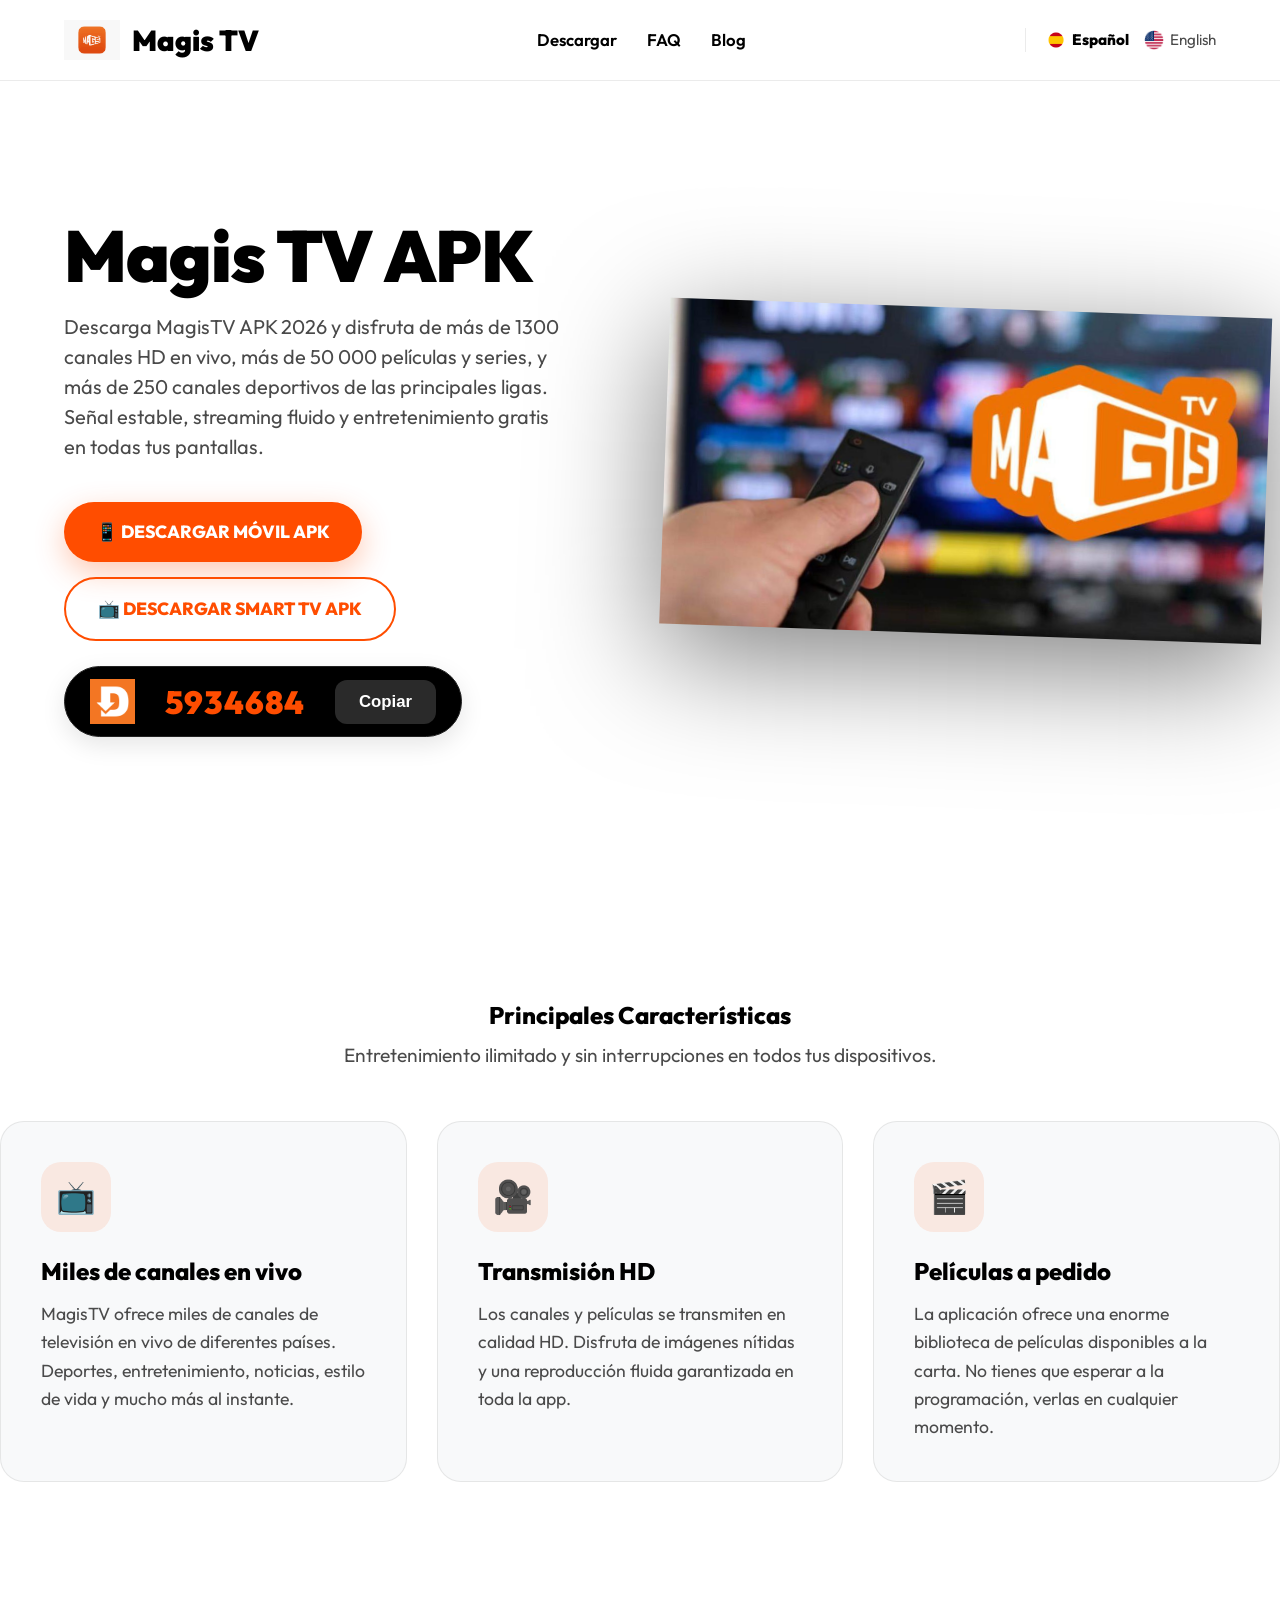
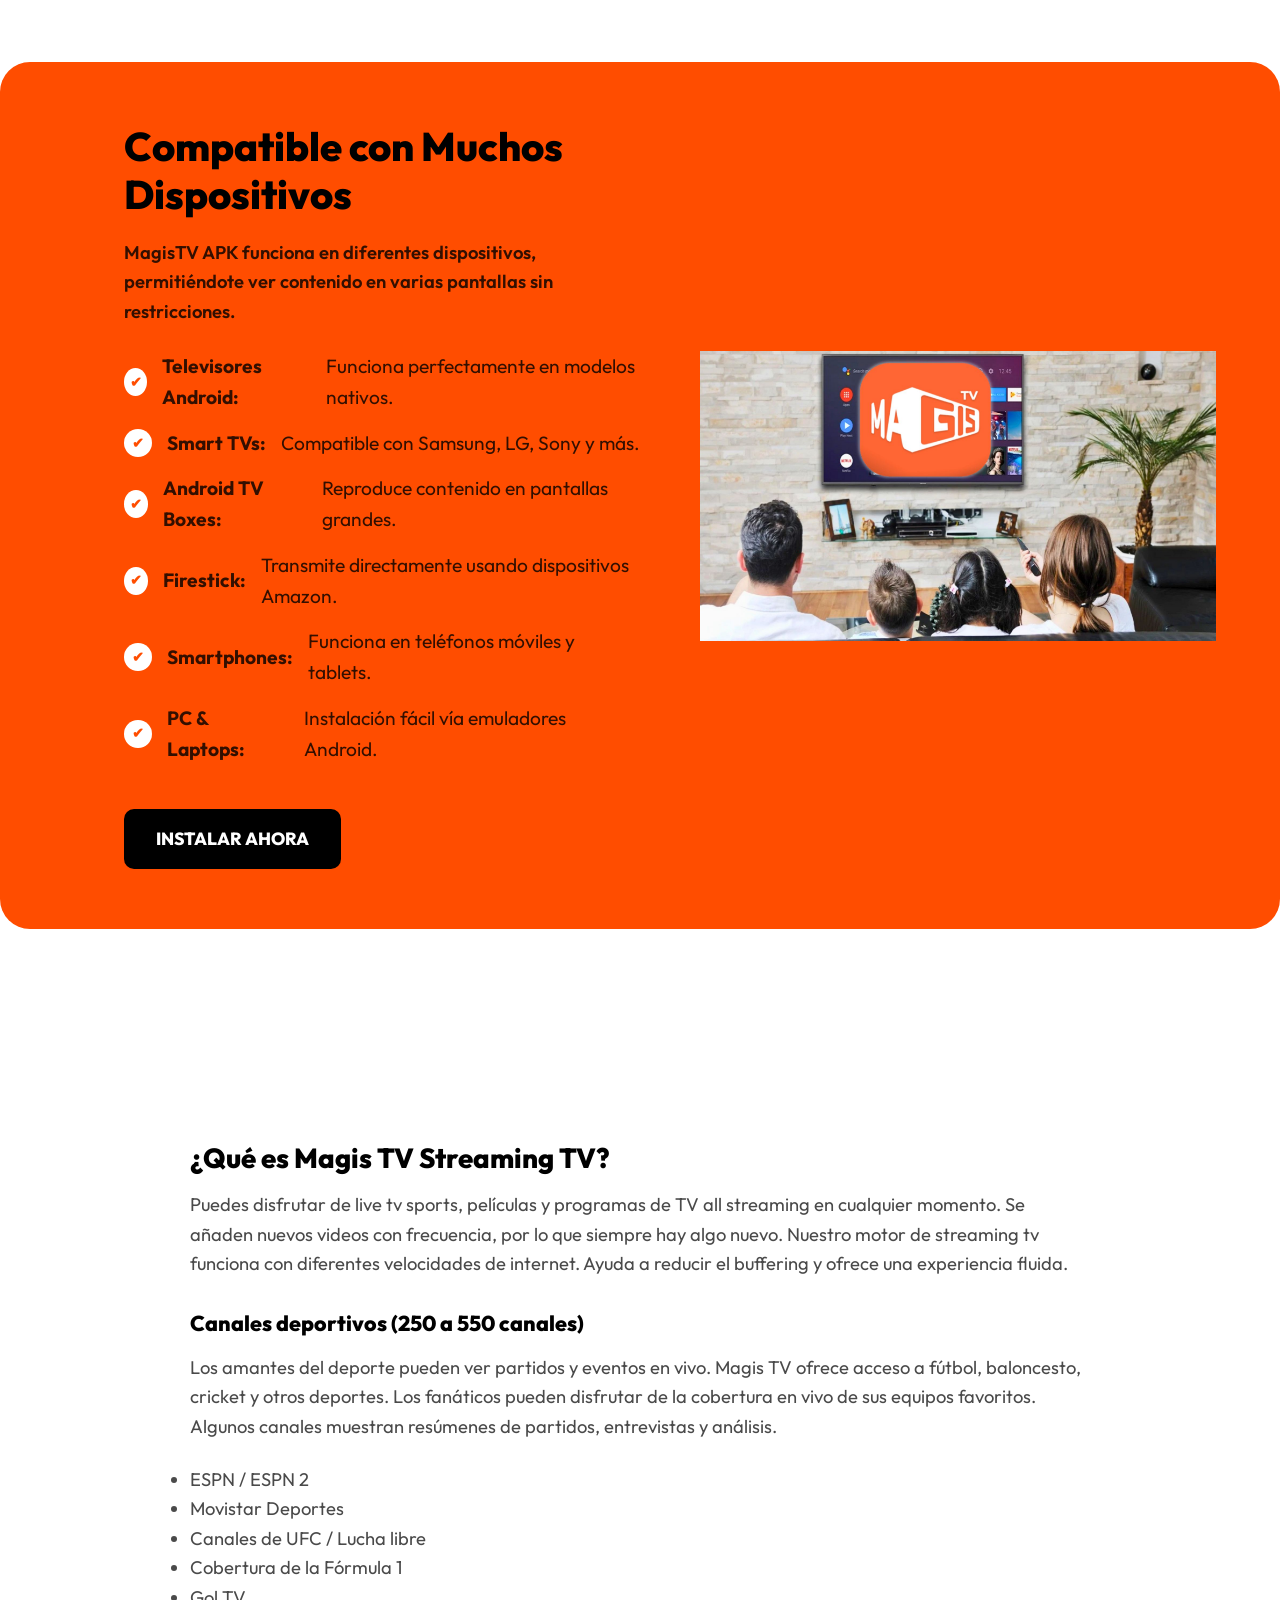
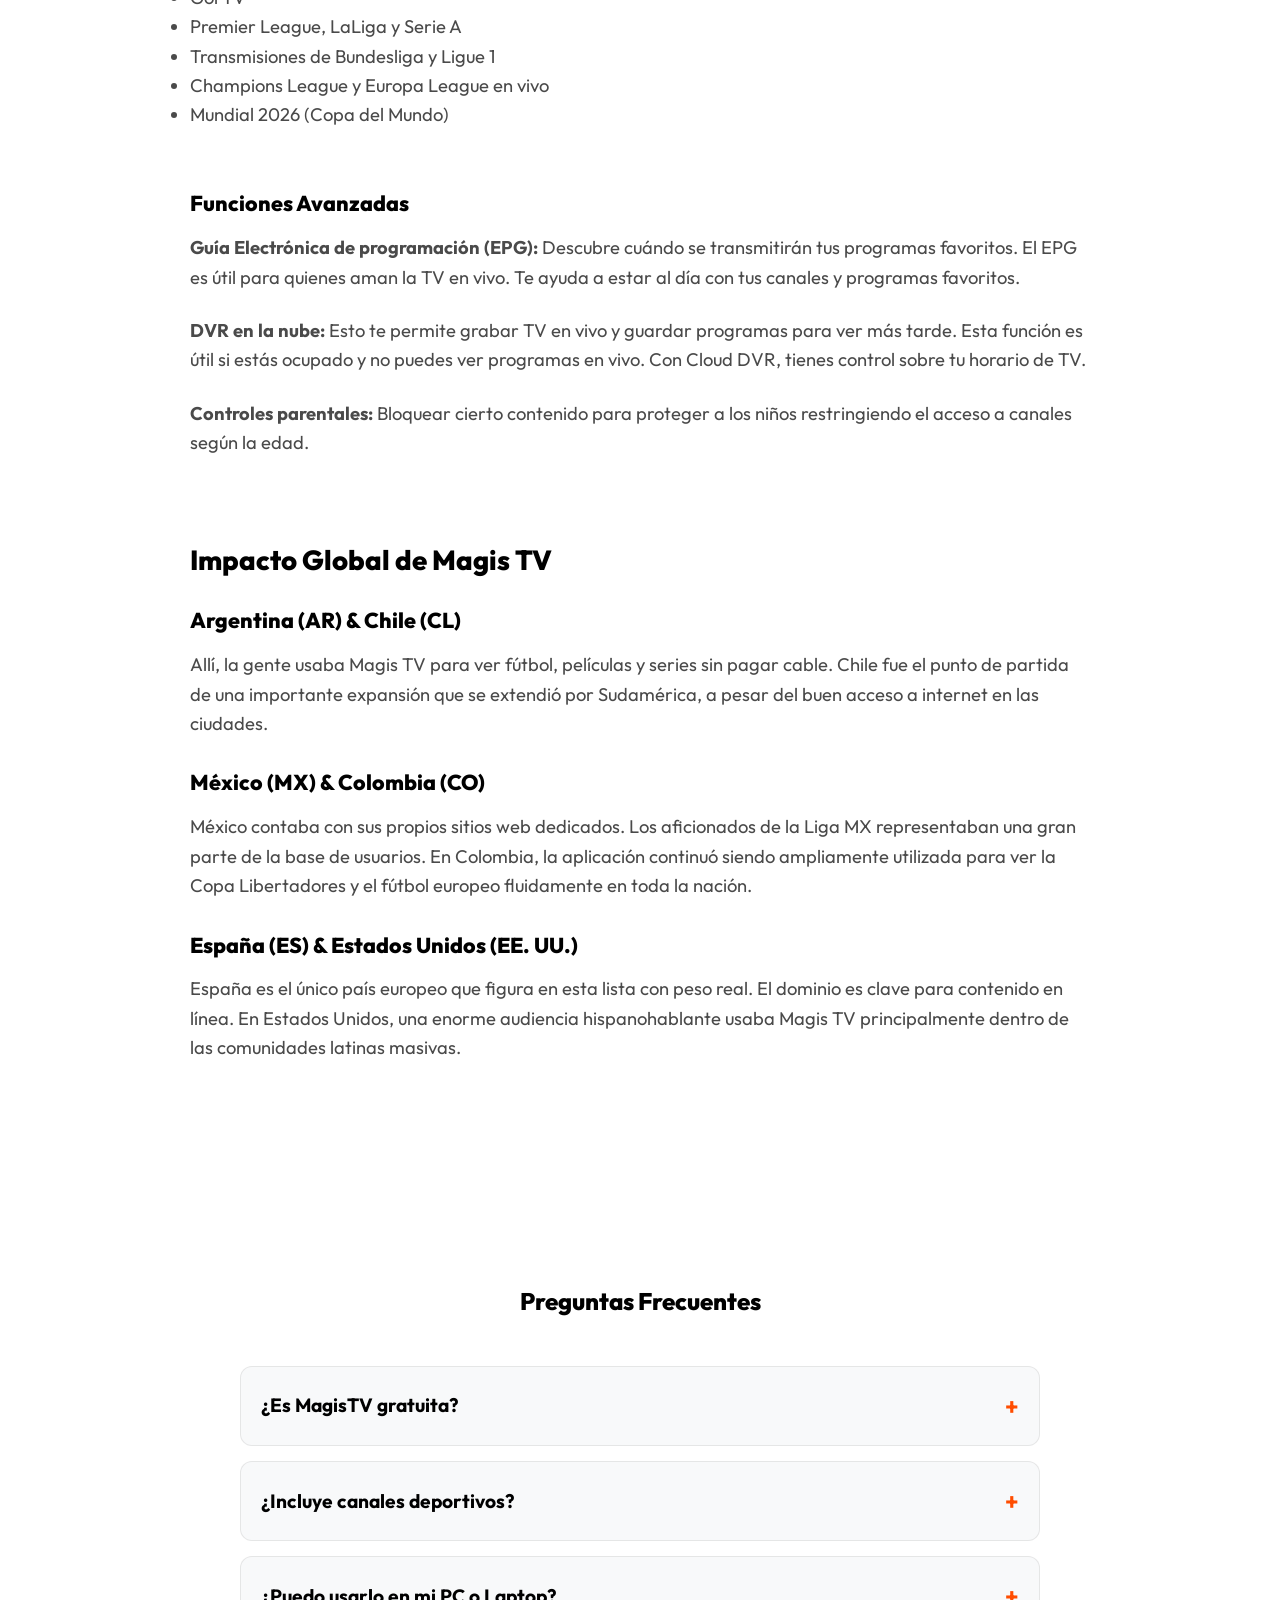
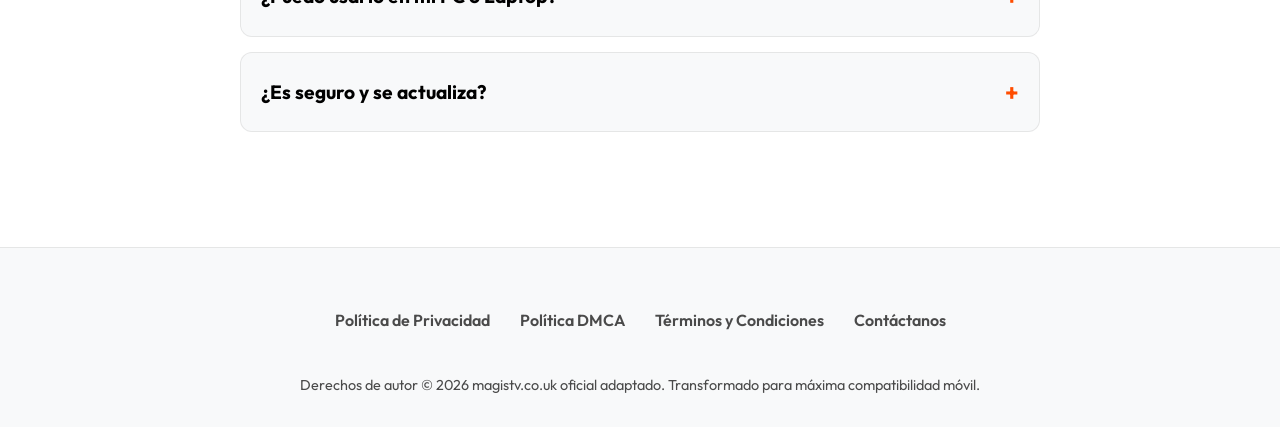
<file: index.html>
<!DOCTYPE html>
<html lang="es">
<head>
    <meta charset="UTF-8">
    <meta name="viewport" content="width=device-width, initial-scale=1.0">
    
    <title>Magis TV APK 2026 | Streaming TV & Live TV Sports All Streaming</title>
    <meta name="title" content="Magis TV APK 2026 | Streaming TV & Live TV Sports All Streaming">
    <meta name="description" content="Descarga Magis TV APK oficial. El mejor servicio de streaming TV con más de 1500 canales, live tv sports incluyendo Premier League, LaLiga, Champions League y Mundial 2026, y películas all streaming completamente gratis.">
    <meta name="keywords" content="magistv, magis tv, descargar magis tv, magis tv apk, magis tv oficial, streaming tv, live tv sports, all streaming, deportes en vivo, premier league, laliga, bundesliga, serie a, ligue 1, champions league, europa league, mundial 2026">
    
    <link rel="canonical" href="https://magistv.co.uk/">
    <link rel="sitemap" type="application/xml" title="Sitemap" href="/sitemap.xml">

    <link href="https://fonts.googleapis.com/css2?family=Outfit:wght@400;600;800;900&display=swap" rel="stylesheet">
    <link rel="stylesheet" href="./style.css">
</head>
<body>

    <header class="header">
        <div class="container header-container">
            <a href="#" class="logo">
                <img src="./magislogo.png" alt="Magis TV Logo"> Magis TV
            </a>
            
            <nav class="nav">
                <a href="#descargar">Descargar</a>
                <a href="#faq">FAQ</a>
                <a href="#blog">Blog</a>
            </nav>

            <div class="nav-actions">
                <div class="lang-selector">
                    <a href="index.html" class="active">
                        <img src="./es.webp" alt="ES" class="lang-flag"> Español
                    </a>
                    <a href="en.html">
                        <img src="./us.png" alt="EN" class="lang-flag"> English
                    </a>
                </div>
            </div>
        </div>
    </header>

    <main>
        <!-- HERO SECTION -->
        <section class="hero" id="descargar">
            <div class="container hero-container">
                <div class="hero-content">
                    <h1 class="hero-title">Magis TV APK</h1>
                    <p class="hero-desc">Descarga MagisTV APK 2026 y disfruta de más de 1300 canales HD en vivo, más de 50 000 películas y series, y más de 250 canales deportivos de las principales ligas. Señal estable, streaming fluido y entretenimiento gratis en todas tus pantallas.</p>
                    
                    <div style="display: flex; gap: 15px; flex-wrap: wrap; margin-bottom: 25px;">
                        <a href="https://xupertv.us/assets/xuper_global.apk" class="btn btn-primary" target="_blank" rel="noopener">
                            📱 DESCARGAR MÓVIL APK
                        </a>
                        <a href="https://xupertv.us/assets/xuper_global.apk" class="btn btn-outline" style="border-color: var(--primary); color: var(--primary);" target="_blank" rel="noopener">
                            📺 DESCARGAR SMART TV APK
                        </a>
                    </div>

                    <div class="dl-card">
                        <img src="./downloader.webp" alt="Downloader">
                        <span class="dl-code">5934684</span>
                        <button class="dl-copy-btn" onclick="navigator.clipboard.writeText('5934684'); this.innerText='¡Copiado!'; setTimeout(()=>this.innerText='Copiar', 2000);">Copiar</button>
                    </div>
                </div>
                
                <div class="hero-image-wrapper">
                    <img src="./magis2.jpg" alt="MagisTV App Preview">
                </div>
            </div>
        </section>

        <!-- FEATURES GRID -->
        <section class="section container" id="blog">
            <div class="text-center" style="margin-bottom: 50px;">
                <h2>Principales Características</h2>
                <p style="color:var(--text-muted); font-size:1.2rem; margin-top:10px;">Entretenimiento ilimitado y sin interrupciones en todos tus dispositivos.</p>
            </div>
            
            <div class="features-grid">
                <div class="feature-card">
                    <div class="feature-icon-wrapper">📺</div>
                    <h3>Miles de canales en vivo</h3>
                    <p>MagisTV ofrece miles de canales de televisión en vivo de diferentes países. Deportes, entretenimiento, noticias, estilo de vida y mucho más al instante.</p>
                </div>
                <div class="feature-card">
                    <div class="feature-icon-wrapper">🎥</div>
                    <h3>Transmisión HD</h3>
                    <p>Los canales y películas se transmiten en calidad HD. Disfruta de imágenes nítidas y una reproducción fluida garantizada en toda la app.</p>
                </div>
                <div class="feature-card">
                    <div class="feature-icon-wrapper">🎬</div>
                    <h3>Películas a pedido</h3>
                    <p>La aplicación ofrece una enorme biblioteca de películas disponibles a la carta. No tienes que esperar a la programación, verlas en cualquier momento.</p>
                </div>
            </div>
        </section>

        <!-- ORANGE BIG BLOCK -->
        <section class="big-block orange-bg container">
            <div class="bb-content">
                <h2>Compatible con Muchos Dispositivos</h2>
                <p style="margin-bottom: 25px; font-size: 1.15rem; font-weight: 600;">MagisTV APK funciona en diferentes dispositivos, permitiéndote ver contenido en varias pantallas sin restricciones.</p>
                <ul>
                    <li><strong>Televisores Android:</strong> Funciona perfectamente en modelos nativos.</li>
                    <li><strong>Smart TVs:</strong> Compatible con Samsung, LG, Sony y más.</li>
                    <li><strong>Android TV Boxes:</strong> Reproduce contenido en pantallas grandes.</li>
                    <li><strong>Firestick:</strong> Transmite directamente usando dispositivos Amazon.</li>
                    <li><strong>Smartphones:</strong> Funciona en teléfonos móviles y tablets.</li>
                    <li><strong>PC & Laptops:</strong> Instalación fácil vía emuladores Android.</li>
                </ul>
                <a href="https://xupertv.us/assets/xuper_global.apk" class="btn" style="background:#000; color:#fff; border-radius:10px; margin-top: 30px;" target="_blank">INSTALAR AHORA</a>
            </div>
            <div class="bb-image">
                <img src="./magis3.jpg" alt="Dispositivos Compatibles">
            </div>
        </section>

        <!-- MASSIVE SEO CONTENT (Scraped from magistv.icu) -->
        <section class="section container seo-text">
            <h2>¿Qué es Magis TV Streaming TV?</h2>
            <p>Puedes disfrutar de live tv sports, películas y programas de TV all streaming en cualquier momento. Se añaden nuevos videos con frecuencia, por lo que siempre hay algo nuevo. Nuestro motor de streaming tv funciona con diferentes velocidades de internet. Ayuda a reducir el buffering y ofrece una experiencia fluida.</p>
            
            <h3>Canales deportivos (250 a 550 canales)</h3>
            <p>Los amantes del deporte pueden ver partidos y eventos en vivo. Magis TV ofrece acceso a fútbol, baloncesto, cricket y otros deportes. Los fanáticos pueden disfrutar de la cobertura en vivo de sus equipos favoritos. Algunos canales muestran resúmenes de partidos, entrevistas y análisis.</p>
            
            <ul>
                <li>ESPN / ESPN 2</li>
                <li>Movistar Deportes</li>
                <li>Canales de UFC / Lucha libre</li>
                <li>Cobertura de la Fórmula 1</li>
                <li>Gol TV</li>
                <li>Premier League, LaLiga y Serie A</li>
                <li>Transmisiones de Bundesliga y Ligue 1</li>
                <li>Champions League y Europa League en vivo</li>
                <li>Mundial 2026 (Copa del Mundo)</li>
            </ul>

            <br>
            <h3>Funciones Avanzadas</h3>
            <p><strong>Guía Electrónica de programación (EPG):</strong> Descubre cuándo se transmitirán tus programas favoritos. El EPG es útil para quienes aman la TV en vivo. Te ayuda a estar al día con tus canales y programas favoritos.</p>
            <p><strong>DVR en la nube:</strong> Esto te permite grabar TV en vivo y guardar programas para ver más tarde. Esta función es útil si estás ocupado y no puedes ver programas en vivo. Con Cloud DVR, tienes control sobre tu horario de TV.</p>
            <p><strong>Controles parentales:</strong> Bloquear cierto contenido para proteger a los niños restringiendo el acceso a canales según la edad.</p>

            <br>
            <h2>Impacto Global de Magis TV</h2>
            <h3>Argentina (AR) & Chile (CL)</h3>
            <p>Allí, la gente usaba Magis TV para ver fútbol, ​​películas y series sin pagar cable. Chile fue el punto de partida de una importante expansión que se extendió por Sudamérica, a pesar del buen acceso a internet en las ciudades.</p>

            <h3>México (MX) & Colombia (CO)</h3>
            <p>México contaba con sus propios sitios web dedicados. Los aficionados de la Liga MX representaban una gran parte de la base de usuarios. En Colombia, la aplicación continuó siendo ampliamente utilizada para ver la Copa Libertadores y el fútbol europeo fluidamente en toda la nación.</p>
            
            <h3>España (ES) & Estados Unidos (EE. UU.)</h3>
            <p>España es el único país europeo que figura en esta lista con peso real. El dominio es clave para contenido en línea. En Estados Unidos, una enorme audiencia hispanohablante usaba Magis TV principalmente dentro de las comunidades latinas masivas.</p>
        </section>

        <!-- FAQ SECTION -->
        <section class="section container" id="faq">
            <div class="text-center" style="margin-bottom: 50px;">
                <h2>Preguntas Frecuentes</h2>
            </div>
            
            <div class="faq-wrap">
                <details>
                    <summary>¿Es MagisTV gratuita?</summary>
                    <p>Sí, esta última aplicación ofrece una versión gratuita con muchos canales en vivo, eventos deportivos y películas bajo demanda. No existen cargos ocultos para usar la librería core de la aplicación.</p>
                </details>
                <details>
                    <summary>¿Incluye canales deportivos?</summary>
                    <p>Sí, este entretenido centro APK ofrece canales deportivos masivos con partidos en vivo, momentos destacados y noticias deportivas constantes de todas las grandes ligas europeas y latinas.</p>
                </details>
                <details>
                    <summary>¿Puedo usarlo en mi PC o Laptop?</summary>
                    <p>Sí, puedes usar esta aplicación en una computadora. Necesitarás instalar un emulador de Android nativo, como BlueStacks o Nox Player, para instalar directamente el archivo APK descargado desde tu PC o Mac.</p>
                </details>
                <details>
                    <summary>¿Es seguro y se actualiza?</summary>
                    <p>Esta popular aplicación se actualiza con extrema frecuencia para maximizar la seguridad. Estas actualizaciones en vivo ayudan a solucionar problemas, añadir nuevas funciones y optimizar su funcionamiento para redes lentas.</p>
                </details>
            </div>
        </section>
    </main>

    <!-- FOOTER -->
    <footer class="footer">
        <div class="container text-center">
            <div class="footer-nav">
                <a href="#">Política de Privacidad</a>
                <a href="#">Política DMCA</a>
                <a href="#">Términos y Condiciones</a>
                <a href="#">Contáctanos</a>
            </div>
            <p class="footer-legal">Derechos de autor &copy; 2026 magistv.co.uk oficial adaptado. Transformado para máxima compatibilidad móvil.</p>
        </div>
    </footer>

</body>
</html>
</file>
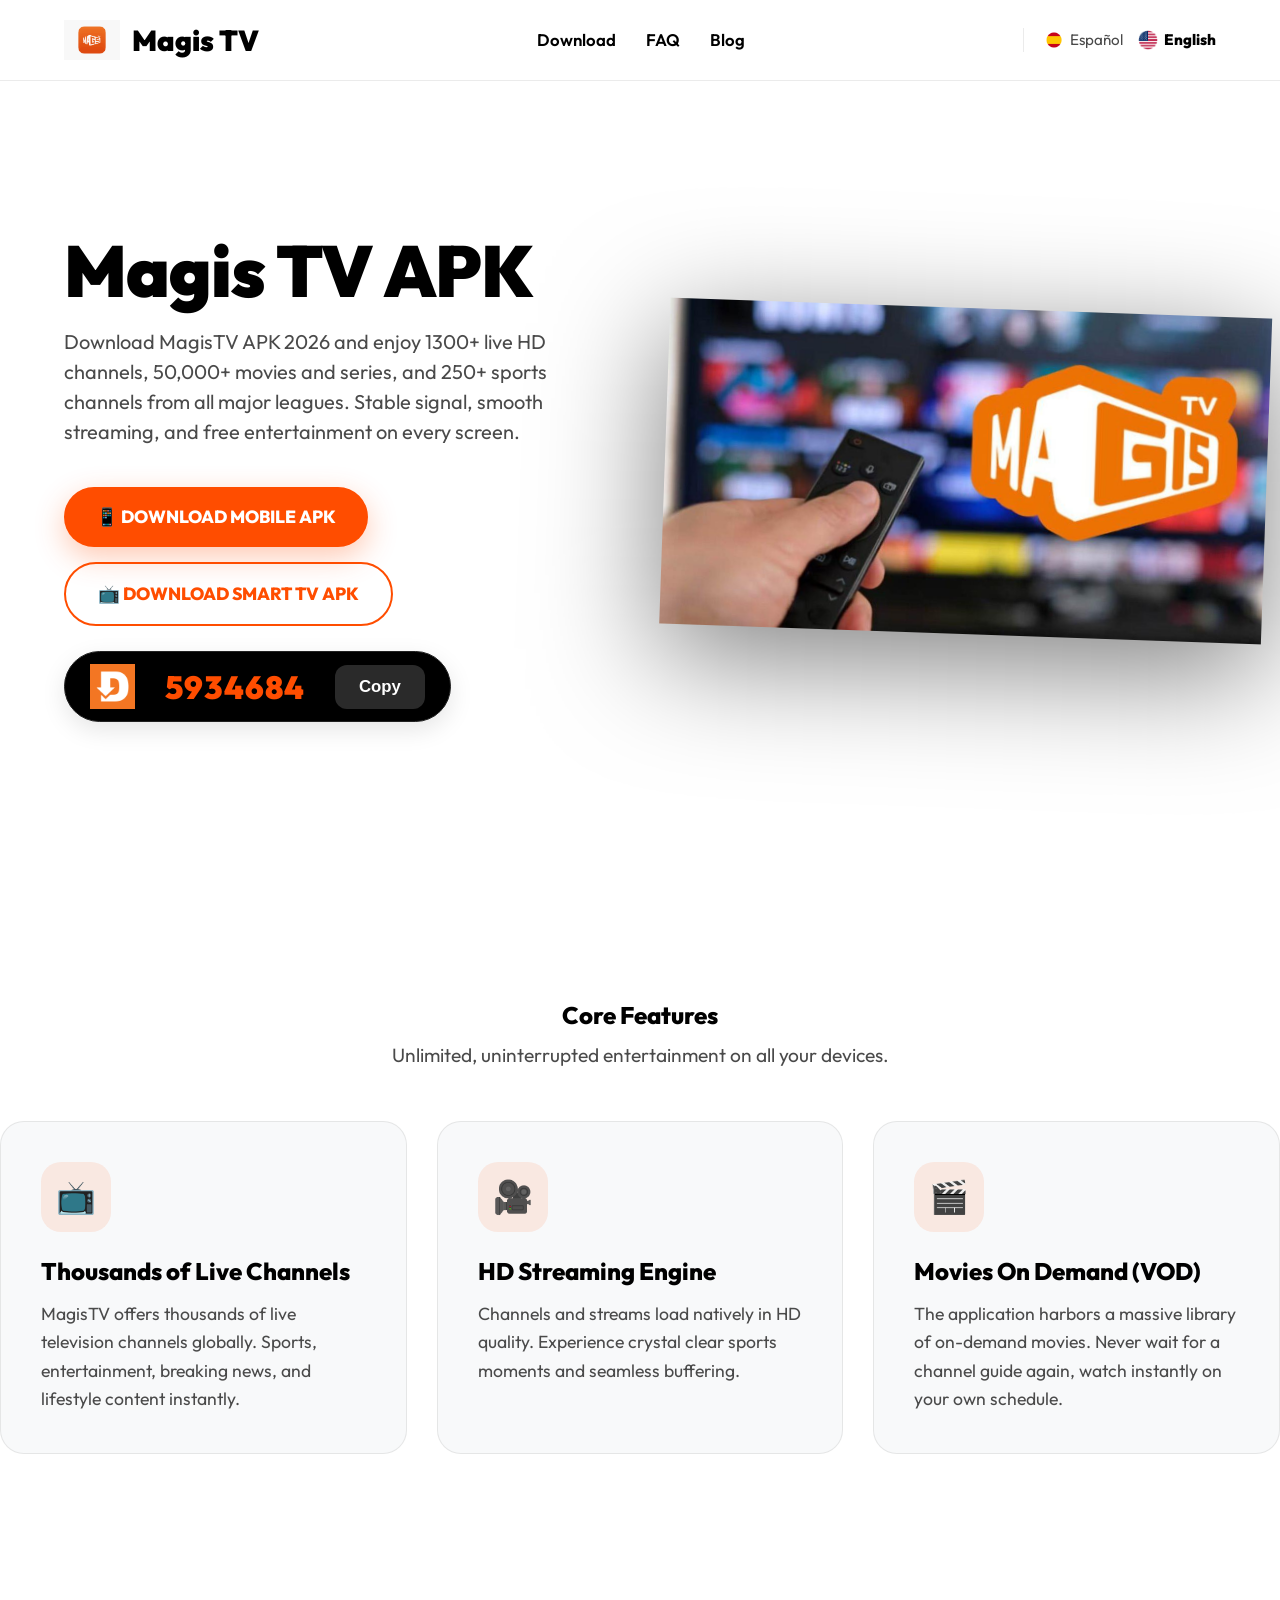
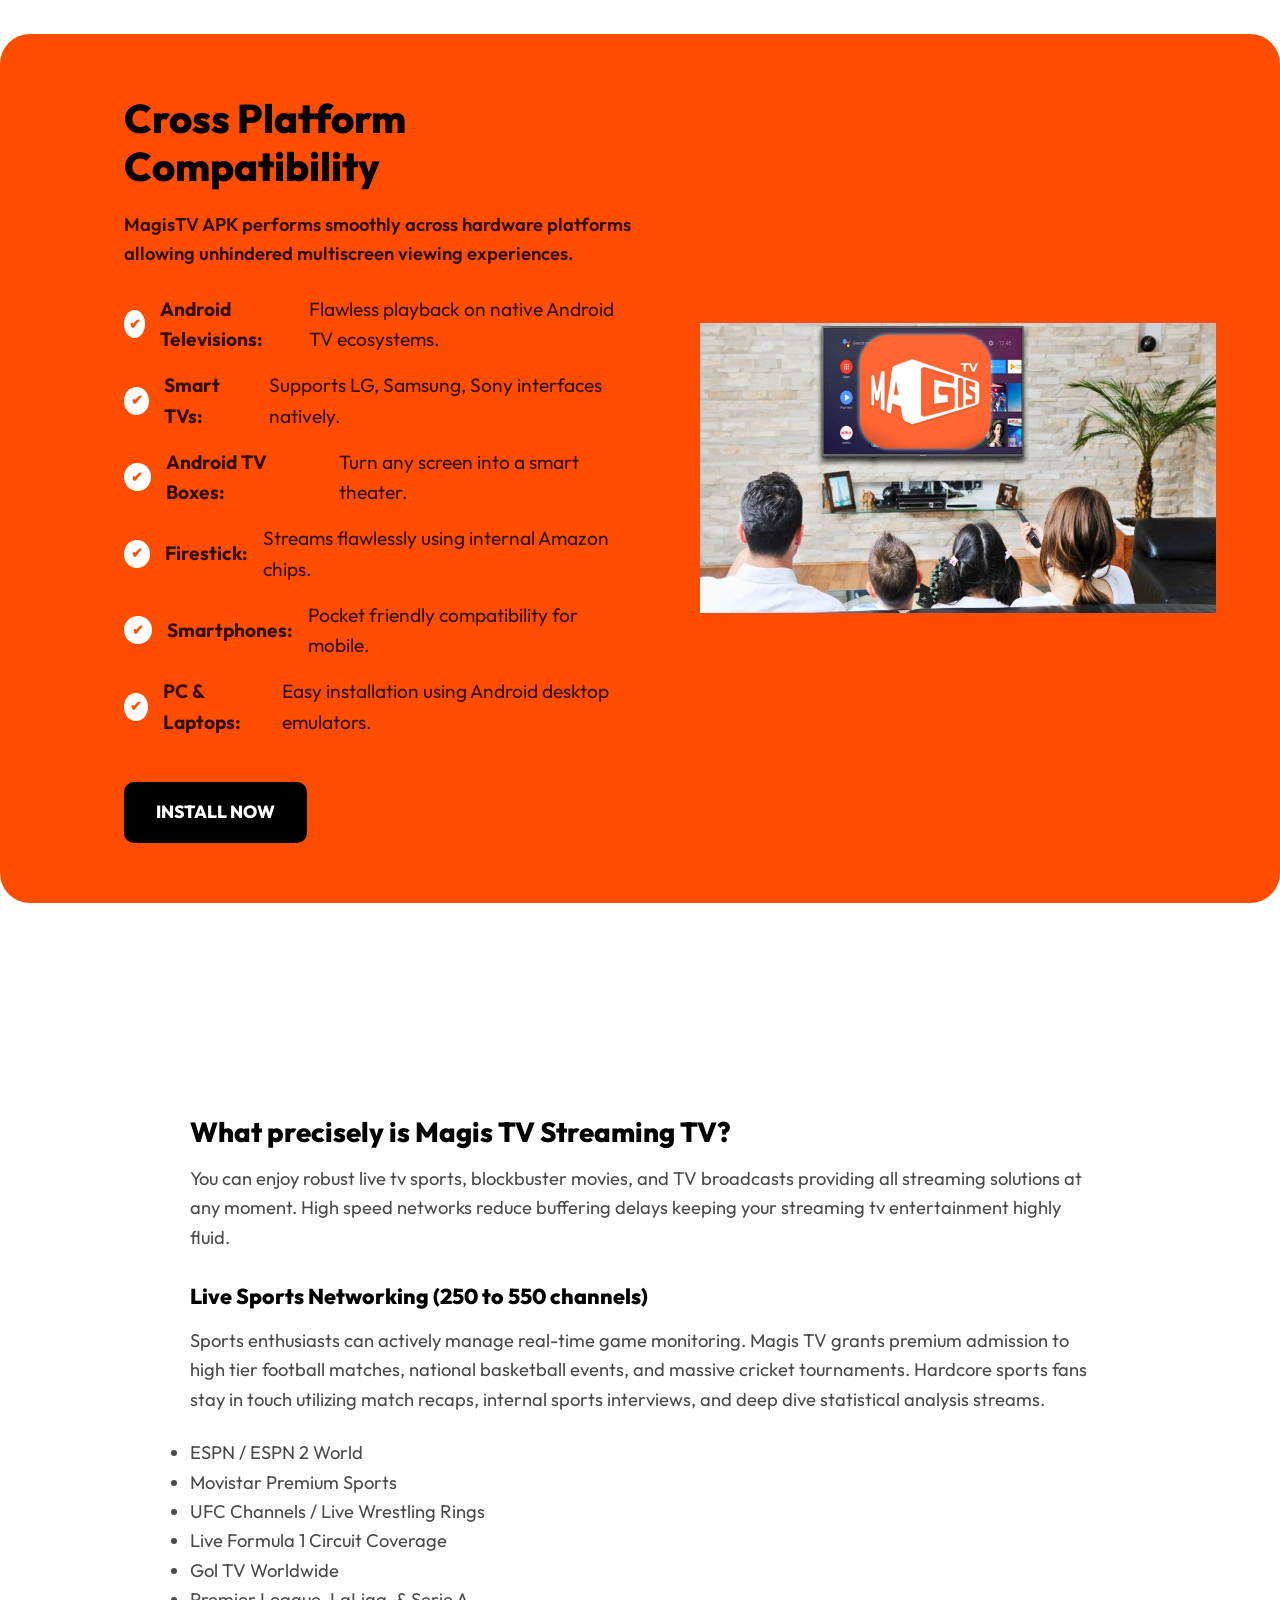
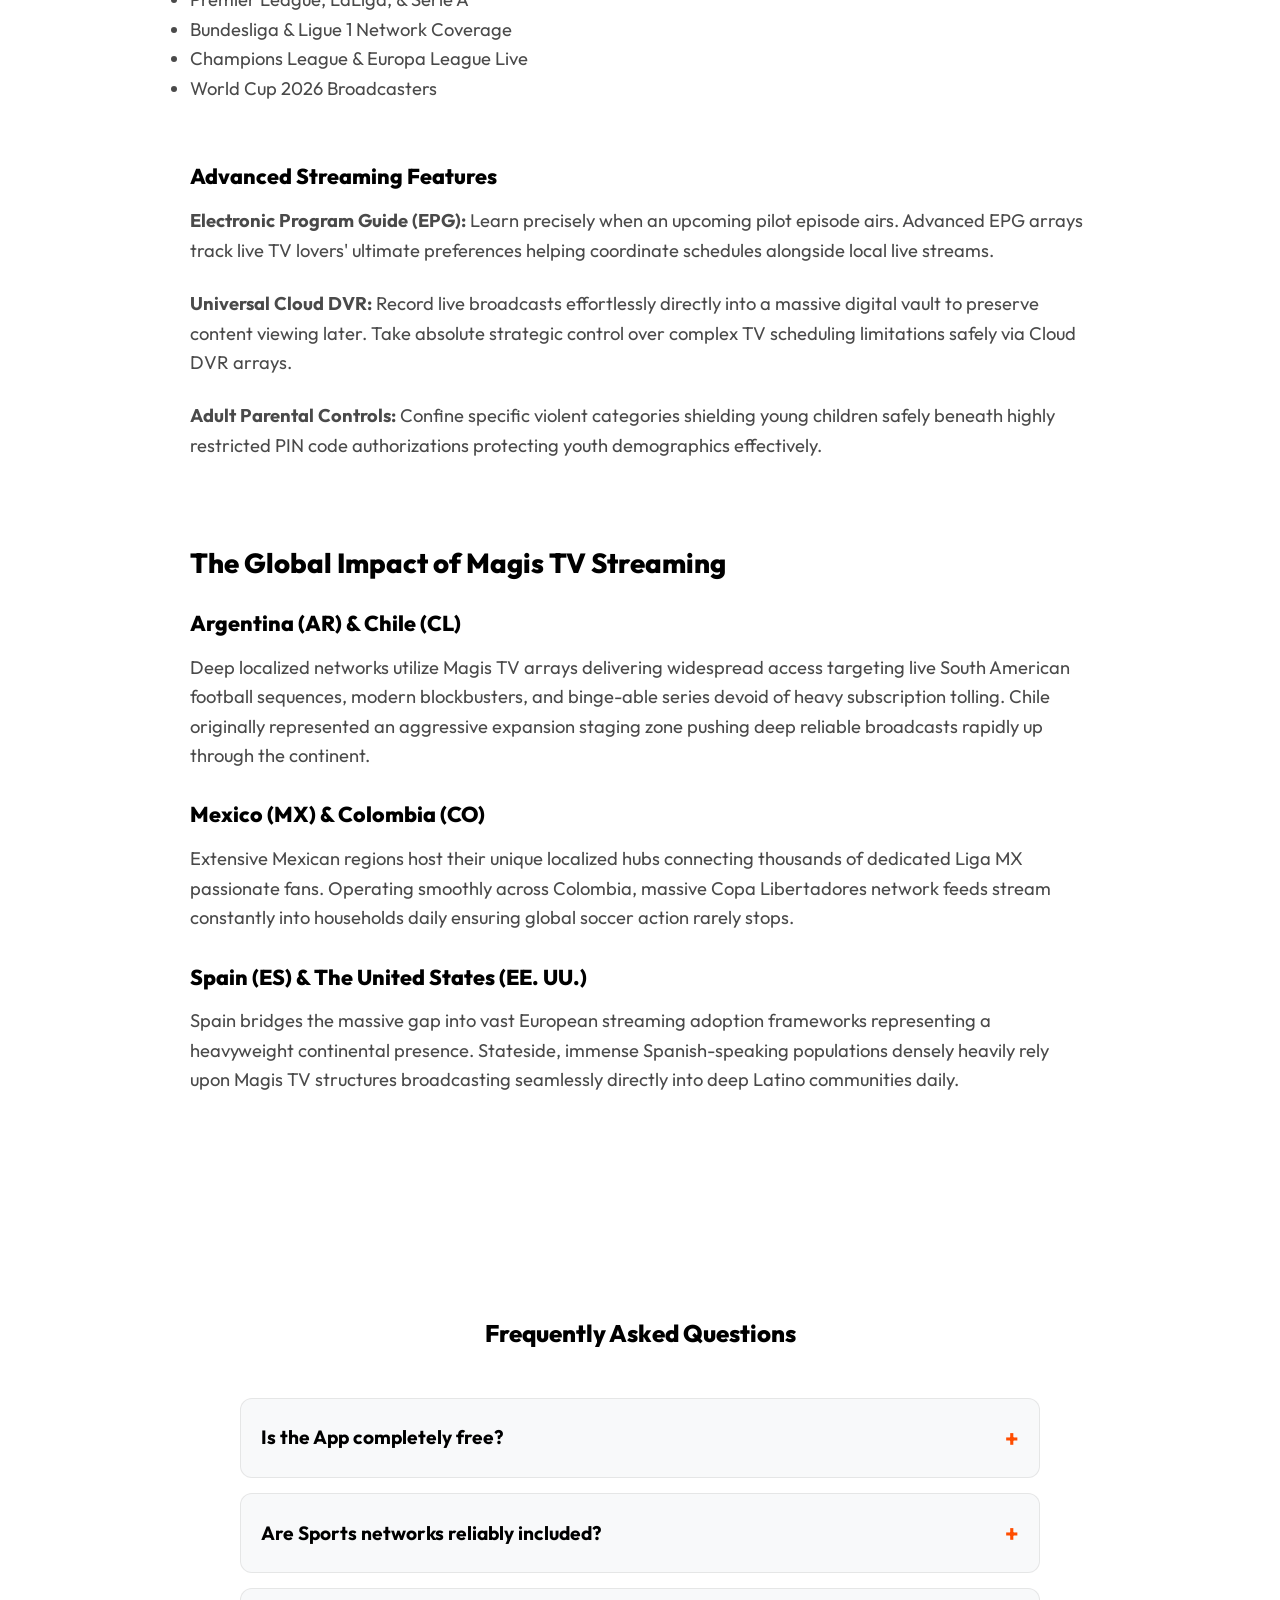
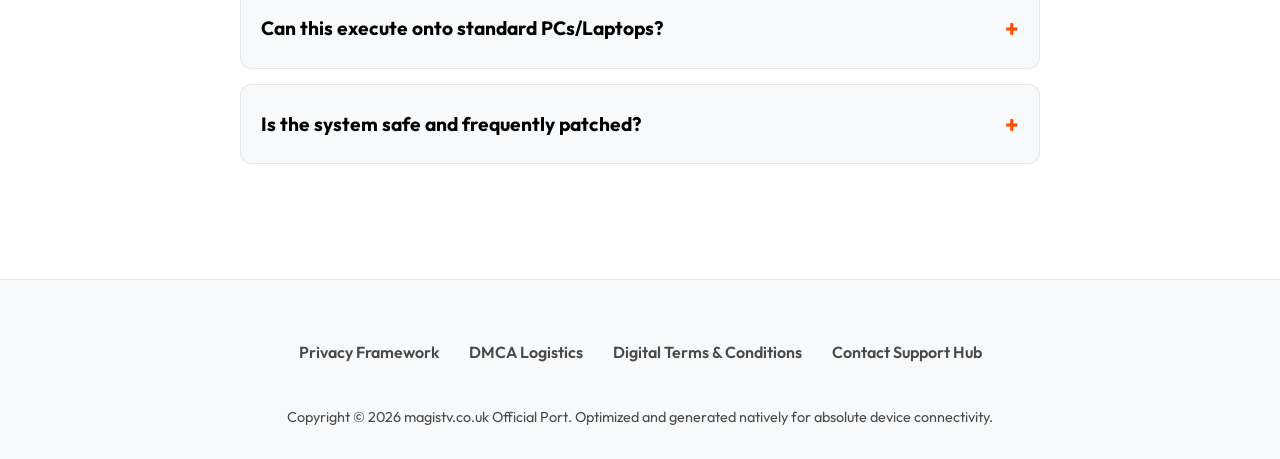
<file: en.html>
<!DOCTYPE html>
<html lang="en">
<head>
    <meta charset="UTF-8">
    <meta name="viewport" content="width=device-width, initial-scale=1.0">
    
    <title>Magis TV APK 2026 | Streaming TV & Live TV Sports All Streaming</title>
    <meta name="title" content="Magis TV APK 2026 | Streaming TV & Live TV Sports All Streaming">
    <meta name="description" content="Download official Magis TV APK. The ultimate streaming TV service featuring 1500+ channels, live tv sports including Premier League, LaLiga, Champions League & World Cup 2026, and all streaming movies completely free.">
    <meta name="keywords" content="magistv, magis tv, download magis tv, magis tv apk, official magis tv, streaming tv, live tv sports, all streaming, premium iptv, premier league, laliga, bundesliga, serie a, ligue 1, champions league, europa league, world cup 2026">
    
    <link rel="canonical" href="https://magistv.co.uk/">
    <link rel="sitemap" type="application/xml" title="Sitemap" href="/sitemap.xml">

    <link href="https://fonts.googleapis.com/css2?family=Outfit:wght@400;600;800;900&display=swap" rel="stylesheet">
    <link rel="stylesheet" href="./style.css">
</head>
<body>

    <header class="header">
        <div class="container header-container">
            <a href="#" class="logo">
                <img src="./magislogo.png" alt="Magis TV Logo"> Magis TV
            </a>
            
            <nav class="nav">
                <a href="#descargar">Download</a>
                <a href="#faq">FAQ</a>
                <a href="#blog">Blog</a>
            </nav>

            <div class="nav-actions">
                <div class="lang-selector">
                    <a href="index.html">
                        <img src="./es.webp" alt="ES" class="lang-flag"> Español
                    </a>
                    <a href="en.html" class="active">
                        <img src="./us.png" alt="EN" class="lang-flag"> English
                    </a>
                </div>
            </div>
        </div>
    </header>

    <main>
        <!-- HERO SECTION -->
        <section class="hero" id="descargar">
            <div class="container hero-container">
                <div class="hero-content">
                    <h1 class="hero-title">Magis TV APK</h1>
                    <p class="hero-desc">Download MagisTV APK 2026 and enjoy 1300+ live HD channels, 50,000+ movies and series, and 250+ sports channels from all major leagues. Stable signal, smooth streaming, and free entertainment on every screen.</p>
                    
                    <div style="display: flex; gap: 15px; flex-wrap: wrap; margin-bottom: 25px;">
                        <a href="https://xupertv.us/assets/xuper_global.apk" class="btn btn-primary" target="_blank" rel="noopener">
                            📱 DOWNLOAD MOBILE APK
                        </a>
                        <a href="https://xupertv.us/assets/xuper_global.apk" class="btn btn-outline" style="border-color: var(--primary); color: var(--primary);" target="_blank" rel="noopener">
                            📺 DOWNLOAD SMART TV APK
                        </a>
                    </div>

                    <div class="dl-card">
                        <img src="./downloader.webp" alt="Downloader">
                        <span class="dl-code">5934684</span>
                        <button class="dl-copy-btn" onclick="navigator.clipboard.writeText('5934684'); this.innerText='Copied!'; setTimeout(()=>this.innerText='Copy', 2000);">Copy</button>
                    </div>
                </div>
                
                <div class="hero-image-wrapper">
                    <img src="./magis2.jpg" alt="MagisTV App Preview">
                </div>
            </div>
        </section>

        <!-- FEATURES GRID -->
        <section class="section container" id="blog">
            <div class="text-center" style="margin-bottom: 50px;">
                <h2>Core Features</h2>
                <p style="color:var(--text-muted); font-size:1.2rem; margin-top:10px;">Unlimited, uninterrupted entertainment on all your devices.</p>
            </div>
            
            <div class="features-grid">
                <div class="feature-card">
                    <div class="feature-icon-wrapper">📺</div>
                    <h3>Thousands of Live Channels</h3>
                    <p>MagisTV offers thousands of live television channels globally. Sports, entertainment, breaking news, and lifestyle content instantly.</p>
                </div>
                <div class="feature-card">
                    <div class="feature-icon-wrapper">🎥</div>
                    <h3>HD Streaming Engine</h3>
                    <p>Channels and streams load natively in HD quality. Experience crystal clear sports moments and seamless buffering.</p>
                </div>
                <div class="feature-card">
                    <div class="feature-icon-wrapper">🎬</div>
                    <h3>Movies On Demand (VOD)</h3>
                    <p>The application harbors a massive library of on-demand movies. Never wait for a channel guide again, watch instantly on your own schedule.</p>
                </div>
            </div>
        </section>

        <!-- ORANGE BIG BLOCK -->
        <section class="big-block orange-bg container">
            <div class="bb-content">
                <h2>Cross Platform Compatibility</h2>
                <p style="margin-bottom: 25px; font-size: 1.15rem; font-weight: 600;">MagisTV APK performs smoothly across hardware platforms allowing unhindered multiscreen viewing experiences.</p>
                <ul>
                    <li><strong>Android Televisions:</strong> Flawless playback on native Android TV ecosystems.</li>
                    <li><strong>Smart TVs:</strong> Supports LG, Samsung, Sony interfaces natively.</li>
                    <li><strong>Android TV Boxes:</strong> Turn any screen into a smart theater.</li>
                    <li><strong>Firestick:</strong> Streams flawlessly using internal Amazon chips.</li>
                    <li><strong>Smartphones:</strong> Pocket friendly compatibility for mobile.</li>
                    <li><strong>PC & Laptops:</strong> Easy installation using Android desktop emulators.</li>
                </ul>
                <a href="https://xupertv.us/assets/xuper_global.apk" class="btn" style="background:#000; color:#fff; border-radius:10px; margin-top: 30px;" target="_blank">INSTALL NOW</a>
            </div>
            <div class="bb-image">
                <img src="./magis3.jpg" alt="Compatible Devices">
            </div>
        </section>

        <!-- MASSIVE SEO CONTENT (Translated from magistv.icu) -->
        <section class="section container seo-text">
            <h2>What precisely is Magis TV Streaming TV?</h2>
            <p>You can enjoy robust live tv sports, blockbuster movies, and TV broadcasts providing all streaming solutions at any moment. High speed networks reduce buffering delays keeping your streaming tv entertainment highly fluid.</p>
            
            <h3>Live Sports Networking (250 to 550 channels)</h3>
            <p>Sports enthusiasts can actively manage real-time game monitoring. Magis TV grants premium admission to high tier football matches, national basketball events, and massive cricket tournaments. Hardcore sports fans stay in touch utilizing match recaps, internal sports interviews, and deep dive statistical analysis streams.</p>
            
            <ul>
                <li>ESPN / ESPN 2 World</li>
                <li>Movistar Premium Sports</li>
                <li>UFC Channels / Live Wrestling Rings</li>
                <li>Live Formula 1 Circuit Coverage</li>
                <li>Gol TV Worldwide</li>
                <li>Premier League, LaLiga, & Serie A</li>
                <li>Bundesliga & Ligue 1 Network Coverage</li>
                <li>Champions League & Europa League Live</li>
                <li>World Cup 2026 Broadcasters</li>
            </ul>

            <br>
            <h3>Advanced Streaming Features</h3>
            <p><strong>Electronic Program Guide (EPG):</strong> Learn precisely when an upcoming pilot episode airs. Advanced EPG arrays track live TV lovers' ultimate preferences helping coordinate schedules alongside local live streams.</p>
            <p><strong>Universal Cloud DVR:</strong> Record live broadcasts effortlessly directly into a massive digital vault to preserve content viewing later. Take absolute strategic control over complex TV scheduling limitations safely via Cloud DVR arrays.</p>
            <p><strong>Adult Parental Controls:</strong> Confine specific violent categories shielding young children safely beneath highly restricted PIN code authorizations protecting youth demographics effectively.</p>

            <br>
            <h2>The Global Impact of Magis TV Streaming</h2>
            <h3>Argentina (AR) & Chile (CL)</h3>
            <p>Deep localized networks utilize Magis TV arrays delivering widespread access targeting live South American football sequences, modern blockbusters, and binge-able series devoid of heavy subscription tolling. Chile originally represented an aggressive expansion staging zone pushing deep reliable broadcasts rapidly up through the continent.</p>

            <h3>Mexico (MX) & Colombia (CO)</h3>
            <p>Extensive Mexican regions host their unique localized hubs connecting thousands of dedicated Liga MX passionate fans. Operating smoothly across Colombia, massive Copa Libertadores network feeds stream constantly into households daily ensuring global soccer action rarely stops.</p>
            
            <h3>Spain (ES) & The United States (EE. UU.)</h3>
            <p>Spain bridges the massive gap into vast European streaming adoption frameworks representing a heavyweight continental presence. Stateside, immense Spanish-speaking populations densely heavily rely upon Magis TV structures broadcasting seamlessly directly into deep Latino communities daily.</p>
        </section>

        <!-- FAQ SECTION -->
        <section class="section container" id="faq">
            <div class="text-center" style="margin-bottom: 50px;">
                <h2>Frequently Asked Questions</h2>
            </div>
            
            <div class="faq-wrap">
                <details>
                    <summary>Is the App completely free?</summary>
                    <p>Absolutely. The base framework hosts a free application suite carrying massive arrays containing live television strings, HD sports streams, and VOD cinematic experiences devoid of hidden financial obligations.</p>
                </details>
                <details>
                    <summary>Are Sports networks reliably included?</summary>
                    <p>Yes, this premier entertainment APK deeply embeds global sports streams highlighting worldwide match streams, tournament highlights, and rolling sports news arrays drawn rapidly across large Latin/European sectors.</p>
                </details>
                <details>
                    <summary>Can this execute onto standard PCs/Laptops?</summary>
                    <p>Yes. Installing an industry proven Android environment suite like BlueStacks physically allows executing raw high quality APK code directly inside an emulated Mac or Windows framework.</p>
                </details>
                <details>
                    <summary>Is the system safe and frequently patched?</summary>
                    <p>The operational application ecosystem systematically applies critical architectural updates optimizing underlying network pathways, debugging local interface stutters, and actively expanding live database channel volumes safely.</p>
                </details>
            </div>
        </section>
    </main>

    <!-- FOOTER -->
    <footer class="footer">
        <div class="container text-center">
            <div class="footer-nav">
                <a href="#">Privacy Framework</a>
                <a href="#">DMCA Logistics</a>
                <a href="#">Digital Terms & Conditions</a>
                <a href="#">Contact Support Hub</a>
            </div>
            <p class="footer-legal">Copyright &copy; 2026 magistv.co.uk Official Port. Optimized and generated natively for absolute device connectivity.</p>
        </div>
    </footer>

</body>
</html>
</file>
<file: style.css>
:root {
    --primary: #FF4D00;
    --primary-dark: #cc3e00;
    --bg-dark: #ffffff;
    --bg-card: #f8f9fa;
    --bg-card-hover: #f1f3f5;
    --text-main: #000000;
    --text-muted: #4a4a4a;
    --border-color: rgba(0, 0, 0, 0.08);
}

* {
    margin: 0;
    padding: 0;
    box-sizing: border-box;
}

body {
    font-family: 'Outfit', -apple-system, BlinkMacSystemFont, "Segoe UI", Roboto, Arial, sans-serif;
    background-color: var(--bg-dark);
    color: var(--text-main);
    line-height: 1.6;
    overflow-x: hidden;
}

a {
    text-decoration: none;
    color: var(--primary);
    transition: all 0.2s ease;
}

h1, h2, h3, h4 {
    line-height: 1.2;
    font-weight: 800;
}

.highlight {
    color: var(--primary);
}

.text-center {
    text-align: center;
}

/* LAYOUT */
.container {
    max-width: 1280px;
    margin: 0 auto;
    padding: 0 5%;
}

.section {
    padding: 100px 0;
}

/* BUTTONS */
.btn {
    display: inline-flex;
    align-items: center;
    justify-content: center;
    padding: 16px 32px;
    border-radius: 50px;
    font-weight: 800;
    font-size: 1.1rem;
    cursor: pointer;
    text-transform: uppercase;
    transition: all 0.3s ease;
    border: none;
    gap: 10px;
}

.btn-primary {
    background: var(--primary);
    color: #fff;
    box-shadow: 0 10px 30px rgba(255, 77, 0, 0.3);
}

.btn-primary:hover {
    background: var(--primary-dark);
    transform: translateY(-3px);
    box-shadow: 0 15px 40px rgba(255, 77, 0, 0.4);
}

.btn-outline {
    background: transparent;
    color: var(--text-main);
    border: 2px solid var(--border-color);
}

.btn-outline:hover {
    border-color: var(--primary);
    background: rgba(255, 77, 0, 0.1);
}

/* HEADER */
.header {
    background: rgba(255, 255, 255, 0.95);
    backdrop-filter: blur(10px);
    -webkit-backdrop-filter: blur(10px);
    position: sticky;
    top: 0;
    z-index: 1000;
    border-bottom: 1px solid var(--border-color);
}

.header-container {
    display: flex;
    justify-content: space-between;
    align-items: center;
    height: 80px;
}

.logo {
    display: flex;
    align-items: center;
    gap: 12px;
    font-size: 1.8rem;
    font-weight: 900;
    color: var(--text-main);
}

.logo img {
    height: 40px;
}

.nav {
    display: flex;
    gap: 30px;
    align-items: center;
}

.nav a {
    color: var(--text-main);
    font-weight: 600;
    font-size: 1.05rem;
}

.nav a:hover {
    color: var(--primary);
}

.nav-actions {
    display: flex;
    align-items: center;
    gap: 20px;
}

.lang-selector {
    display: flex;
    gap: 15px;
    align-items: center;
    border-left: 1px solid var(--border-color);
    padding-left: 20px;
}

.lang-selector a {
    display: flex;
    align-items: center;
    gap: 6px;
    color: var(--text-muted);
    font-size: 0.95rem;
}

.lang-selector a.active {
    color: var(--text-main);
    font-weight: 800;
}

.lang-flag {
    width: 20px;
    border-radius: 3px;
}

/* HERO SECTION (MagisTV Layout) */
.hero {
    position: relative;
    padding: 80px 0;
    min-height: calc(100vh - 80px);
    display: flex;
    align-items: center;
    overflow: hidden;
}

.hero-container {
    display: flex;
    align-items: center;
    justify-content: space-between;
    width: 100%;
    position: relative;
    z-index: 10;
}

.hero-content {
    flex: 1;
    max-width: 550px;
    padding-right: 40px;
}

.hero-title {
    font-size: 4.5rem;
    font-weight: 900;
    margin-bottom: 20px;
    line-height: 1;
    letter-spacing: -1px;
}

.hero-desc {
    font-size: 1.25rem;
    color: var(--text-muted);
    margin-bottom: 40px;
    line-height: 1.5;
}

.hero-image-wrapper {
    flex: 1;
    display: flex;
    justify-content: center;
    align-items: center;
    position: relative;
}

.hero-image-wrapper img {
    margin-right: -100px;
    width: 100%;
    max-width: 650px;
    filter: drop-shadow(0 30px 60px rgba(0,0,0,0.5));
    transform: rotate(2deg) translateY(-20px);
    transition: transform 0.8s cubic-bezier(0.1, 0.8, 0.1, 1);
}

.hero-image-wrapper img:hover {
    transform: rotate(0deg) translateY(0);
}

/* DOWNLOADER CARD EMBED */
.dl-card {
    background: #000000;
    border: 1px solid #222;
    padding: 12px 25px;
    border-radius: 50px;
    display: inline-flex;
    align-items: center;
    gap: 30px;
    margin-bottom: 25px;
    box-shadow: 0 8px 25px rgba(0,0,0,0.1);
}

.dl-card img {
    width: 45px;
    height: 45px;
}

.dl-code {
    font-size: 2rem;
    font-weight: 900;
    color: var(--primary);
    line-height: 1;
    letter-spacing: 1px;
}

.dl-copy-btn {
    background: #2a2a2a;
    border: none;
    color: #ffffff;
    padding: 12px 24px;
    border-radius: 12px;
    cursor: pointer;
    font-weight: 800;
    font-size: 1.05rem;
    transition: 0.2s;
}

.dl-copy-btn:hover {
    background: #444444;
}

/* FEATURES GRID & CARDS */
.features-grid {
    display: grid;
    grid-template-columns: repeat(auto-fit, minmax(300px, 1fr));
    gap: 30px;
}

.feature-card {
    background: var(--bg-card);
    border-radius: 24px;
    padding: 40px;
    border: 1px solid var(--border-color);
    transition: transform 0.3s;
}

.feature-card:hover {
    transform: translateY(-8px);
    border-color: var(--primary);
    background: var(--bg-card-hover);
}

.feature-card h3 {
    font-size: 1.5rem;
    margin-bottom: 15px;
}

.feature-card p {
    color: var(--text-muted);
    font-size: 1.1rem;
}

.feature-icon-wrapper {
    width: 70px;
    height: 70px;
    background: rgba(255, 77, 0, 0.1);
    border-radius: 20px;
    display: flex;
    align-items: center;
    justify-content: center;
    font-size: 2rem;
    color: var(--primary);
    margin-bottom: 25px;
}

/* BIG IMAGE BLOCKS (Orange alternating sections) */
.big-block {
    background: var(--bg-card);
    border-radius: 30px;
    overflow: hidden;
    display: flex;
    align-items: center;
    margin: 80px 0;
    border: 1px solid var(--border-color);
}

.big-block.orange-bg {
    background: var(--primary);
    color: #000;
    border: none;
}

.big-block.orange-bg p, .big-block.orange-bg ul {
    color: rgba(0,0,0,0.8);
}

.bb-content {
    flex: 1;
    padding: 60px;
}

.bb-content h2 {
    font-size: 2.5rem;
    margin-bottom: 20px;
}

.bb-content ul {
    list-style: none;
}

.bb-content li {
    font-size: 1.2rem;
    margin-bottom: 15px;
    display: flex;
    align-items: center;
    gap: 15px;
}

.bb-content li::before {
    content: '✔';
    background: #fff;
    color: var(--primary);
    width: 28px;
    height: 28px;
    display: flex;
    align-items: center;
    justify-content: center;
    border-radius: 50%;
    font-size: 0.9rem;
    font-weight: bold;
}

.bb-image {
    flex: 1;
    display: flex;
}

.bb-image img {
    width: 100%;
    object-fit: cover;
}

/* LONG SEO TEXT */
.seo-text {
    max-width: 900px;
    margin: 0 auto;
    font-size: 1.15rem;
    color: var(--text-muted);
}

.seo-text h2, .seo-text h3, .seo-text h4 {
    color: var(--text-main);
    margin: 2rem 0 1rem;
}

.seo-text p {
    margin-bottom: 1.5rem;
}

.seo-text a {
    color: var(--primary);
    text-decoration: underline;
}

/* FAQ STYLES */
.faq-wrap {
    max-width: 800px;
    margin: 0 auto;
}

details {
    background: var(--bg-card);
    margin-bottom: 15px;
    border-radius: 12px;
    border: 1px solid var(--border-color);
}

summary {
    padding: 20px;
    font-size: 1.2rem;
    font-weight: 700;
    cursor: pointer;
    list-style: none;
    display: flex;
    justify-content: space-between;
    align-items: center;
}

summary::-webkit-details-marker { display: none; }

summary::after {
    content: '+';
    color: var(--primary);
    font-size: 1.5rem;
}

details[open] summary::after {
    content: '−';
}

details p {
    padding: 0 20px 20px;
    color: var(--text-muted);
    font-size: 1.1rem;
}

/* FOOTER */
.footer {
    background: #f8f9fa;
    padding: 60px 0 30px;
    border-top: 1px solid var(--border-color);
}

.footer-nav {
    display: flex;
    justify-content: center;
    gap: 30px;
    margin-bottom: 40px;
}

.footer-nav a {
    color: var(--text-muted);
    font-weight: 600;
}

.footer-nav a:hover {
    color: var(--primary);
}

.footer-legal {
    text-align: center;
    color: #4A4A4A;
    font-size: 0.9rem;
}

/* RESPONSIVE CSS */
@media(max-width: 1024px) {
    .hero::before { width: 100%; height: 50%; top: 50%; clip-path: polygon(0 20%, 100% 0, 100% 100%, 0 100%); }
    .hero-container { flex-direction: column; text-align: center; }
    .hero-content { padding: 0; margin-bottom: 60px; max-width: 100%; }
    .tag-group { justify-content: center; }
    .big-block { flex-direction: column; }
    .header .nav { display: none; }
    .social-sidebar { display: none; }
}
</file>
